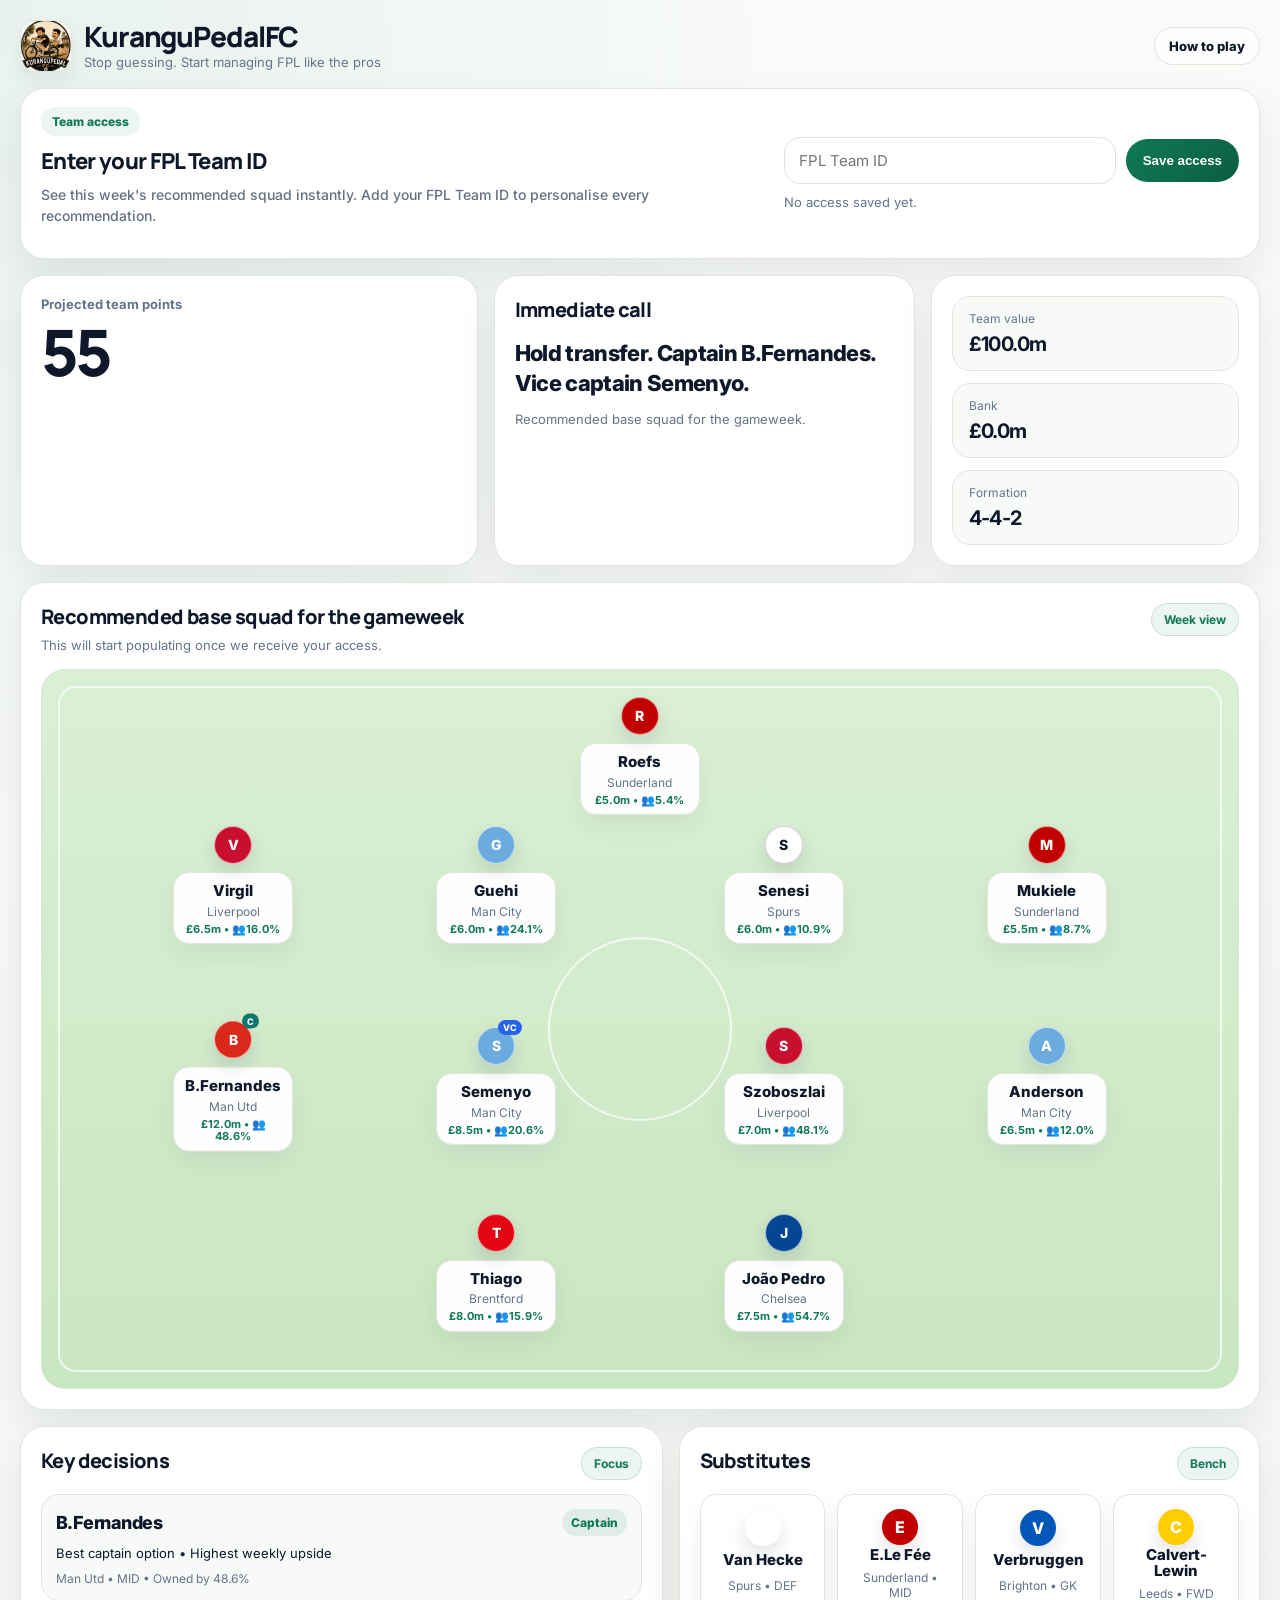
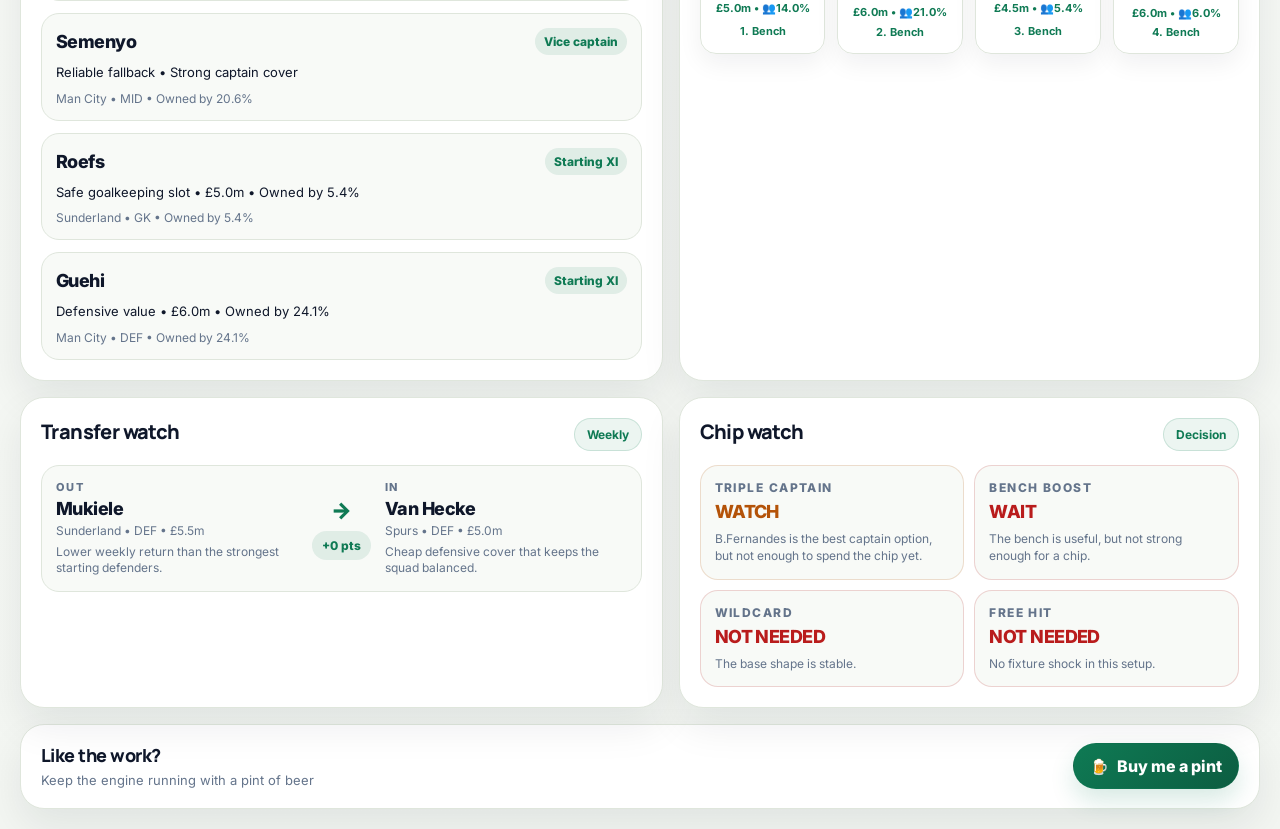
<file: docs/index.html>
<!DOCTYPE html>
<html lang="en">
<head>
    <meta charset="UTF-8">
    <meta name="viewport" content="width=device-width, initial-scale=1.0">
    <title>KuranguPedalFC</title>

    <link rel="preconnect" href="https://fonts.googleapis.com">
    <link rel="preconnect" href="https://fonts.gstatic.com" crossorigin>

    <link href="https://fonts.googleapis.com/css2?family=Inter:wght@400;500;600;700;800&family=Manrope:wght@700;800&display=swap" rel="stylesheet">

    <link rel="stylesheet" href="styles.css">
</head>

<body>

<div class="app-shell">

    <!-- =======================================================
                        HEADER
    ======================================================== -->

    <header class="topbar">

        <a class="brand" href="./">

            <div class="brand-logo-wrap">
                <img
                    src="./logo.jpg?v=5"
                    class="brand-logo"
                    alt="KuranguPedalFC">
            </div>

            <div class="brand-copy">

                <div class="brand-name">
                    KuranguPedalFC
                </div>

                <div class="brand-sub">
                    Stop guessing. Start managing FPL like the pros
                </div>

            </div>

        </a>

        <a
            href="rules.html"
            target="_blank"
            class="ghost-link">
            How to play
        </a>

    </header>



    <!-- =======================================================
                    TEAM ACCESS
    ======================================================== -->

    <section class="access-card panel">

        <div class="access-copy">

            <div class="section-kicker">
                Team access
            </div>

            <h2>
                Enter your FPL Team ID
            </h2>

            <p>

                See this week's recommended squad instantly. Add your FPL Team ID to personalise every recommendation.

            </p>

        </div>


        <div class="access-controls">

            <input
                id="teamIdInput"
                class="team-input"
                type="text"
                placeholder="FPL Team ID">

            <button
                id="teamIdSaveBtn"
                class="primary-btn">

                Save access

            </button>

            <div id="teamIdStatus"
                 class="access-status">

                No Team ID saved.

            </div>

        </div>

    </section>



    <!-- =======================================================
                        HERO
    ======================================================== -->

    <section class="hero-grid">

        <div class="panel hero-panel">

            <div class="hero-label">

                Projected team points

            </div>

            <div
                class="hero-points"
                id="projectedPoints">

                0

            </div>

        </div>



        <div class="panel call-panel">

            <div class="section-title">

                Immediate call

            </div>

            <div
                class="call-text"
                id="nextMoveText">

                Loading...

            </div>

            <div
                class="call-meta"
                id="callMeta">

                Recommended base squad for this gameweek.

            </div>

        </div>



        <div class="panel stats-panel">

            <div class="mini-stat">

                <span>Team value</span>

                <strong id="teamValue">

                    £0.0m

                </strong>

            </div>

            <div class="mini-stat">

                <span>Bank</span>

                <strong id="bankValue">

                    £0.0m

                </strong>

            </div>

            <div class="mini-stat">

                <span>Formation</span>

                <strong id="formationValue">

                    4-4-2

                </strong>

            </div>

        </div>

    </section>



    <!-- =======================================================
                        MAIN CONTENT
    ======================================================== -->

    <main class="content-grid">

        <!-- Pitch -->

        <section class="panel pitch-panel">

            <div class="section-head">

                <div>

                    <h2>

                        Recommended base squad for the gameweek

                    </h2>

                    <p>

                        This will start populating once we receive your access.

                    </p>

                </div>

                <div class="chip soft">

                    Week view

                </div>

            </div>

            <div
                id="pitchArea"
                class="pitch">

            </div>

        </section>

            <!-- =======================================================
                        KEY DECISIONS
        ======================================================== -->

        <section class="panel notes-panel">

            <div class="section-head">

                <div>

                    <h2>

                        Key decisions

                    </h2>

            
                </div>

                <div class="chip soft">

                    Focus

                </div>

            </div>

            <div
                id="focusCards"
                class="focus-grid">

            </div>

        </section>



        <!-- =======================================================
                        BENCH
        ======================================================== -->

        <section class="panel subs-panel">

            <div class="section-head">

                <div>

                    <h2>

                        Substitutes

                    </h2>

                 

                </div>

                <div class="chip soft">

                    Bench

                </div>

            </div>

            <div
                id="subsRow"
                class="subs-row">

            </div>

        </section>



        <!-- =======================================================
                    TRANSFER WATCH
        ======================================================== -->

        <section class="panel transfer-panel">

            <div class="section-head">

                <div>

                    <h2>

                        Transfer watch

                    </h2>

                   

                </div>

                <div class="chip soft">

                    Weekly

                </div>

            </div>

            <div
                id="transferWatch"
                class="transfer-list">

            </div>

        </section>



        <!-- =======================================================
                        CHIP WATCH
        ======================================================== -->

        <section class="panel chip-panel">

            <div class="section-head">

                <div>

                    <h2>

                        Chip watch

                    </h2>

    

                </div>

                <div class="chip soft">

                    Decision

                </div>

            </div>

            <div
                id="chipWatch"
                class="chip-grid">

            </div>

        </section>

    </main>



    <!-- =======================================================
                        FOOTER
    ======================================================== -->

    <footer class="footer-card panel">

        <div class="footer-copy">

            <div class="footer-title">

                Like the work?

            </div>

            <div class="footer-text">

                Keep the engine running with a pint of beer

            </div>

        </div>


        <a
            id="pintBtn"
            class="pint-btn"
            href="#"
            aria-label="buy me a pint">

            <span class="beer-icon">
                🍺
            </span>

            <span>

                Buy me a pint

            </span>

        </a>

    </footer>

</div>

<script src="app.js"></script>

</body>
</html>
</file>
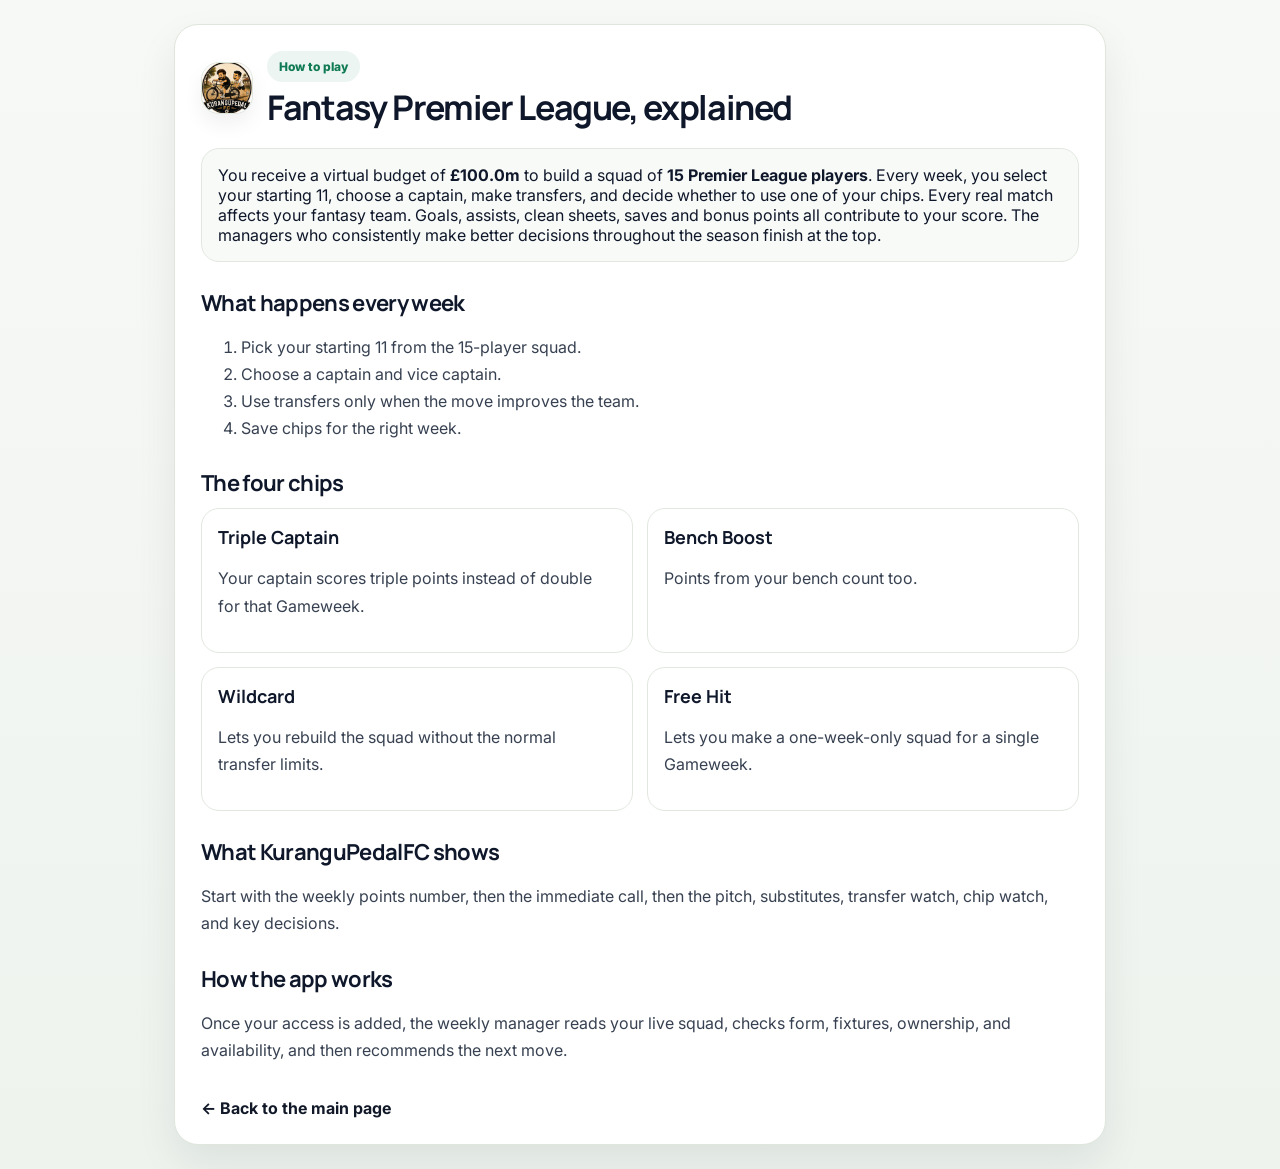
<file: docs/rules.html>
<!DOCTYPE html>
<html lang="en">
<head>
  <meta charset="UTF-8" />
  <meta name="viewport" content="width=device-width, initial-scale=1.0" />
  <title>How to Play | KuranguPedalFC</title>
  <link rel="preconnect" href="https://fonts.googleapis.com">
  <link rel="preconnect" href="https://fonts.gstatic.com" crossorigin>
  <link href="https://fonts.googleapis.com/css2?family=Inter:wght@400;500;600;700;800&family=Manrope:wght@700;800&display=swap" rel="stylesheet">
  <link rel="stylesheet" href="styles.css" />
  <style>
    body {
      background: linear-gradient(180deg, #f7f9f6 0%, #eef3ee 100%);
    }

    .rules-shell {
      max-width: 980px;
      margin: 0 auto;
      padding: 24px;
    }

    .rules-card {
      padding: 26px;
    }

    .rules-head {
      display: flex;
      align-items: center;
      gap: 14px;
      margin-bottom: 22px;
    }

    .rules-logo {
      width: 52px;
      height: 52px;
      border-radius: 18px;
      object-fit: contain;
      background: #fff;
      border: 1px solid var(--line);
      box-shadow: 0 10px 20px rgba(15, 23, 42, 0.06);
      flex: 0 0 auto;
    }

    h1 {
      font-family: Manrope, Inter, sans-serif;
      letter-spacing: -0.04em;
      margin: 0;
      font-size: 34px;
      line-height: 1.05;
    }

    h2 {
      font-family: Manrope, Inter, sans-serif;
      letter-spacing: -0.03em;
      margin-top: 26px;
      margin-bottom: 10px;
      font-size: 22px;
    }

    p, li {
      color: #374151;
      line-height: 1.7;
      font-size: 16px;
    }

    .muted {
      color: #64748b;
    }

    .callout {
      background: #f8faf7;
      border: 1px solid #e2e8e0;
      border-radius: 18px;
      padding: 16px;
      margin: 16px 0;
    }

    .pill {
      display: inline-flex;
      padding: 8px 12px;
      border-radius: 999px;
      background: rgba(15,122,84,.08);
      color: #0f7a54;
      font-size: 12px;
      font-weight: 800;
      margin-bottom: 8px;
    }

    .grid {
      display: grid;
      grid-template-columns: repeat(2, minmax(0,1fr));
      gap: 14px;
    }

    .mini {
      border: 1px solid #e2e8e0;
      border-radius: 18px;
      padding: 16px;
      background: #fff;
    }

    .mini h3 {
      margin: 0 0 8px;
      font-size: 18px;
      font-family: Manrope, Inter, sans-serif;
    }

    .back {
      display: inline-flex;
      margin-top: 18px;
      text-decoration: none;
      color: #111827;
      font-weight: 700;
    }

    @media (max-width: 760px) {
      .rules-shell {
        padding: 14px;
      }

      .rules-card {
        padding: 18px;
      }

      h1 {
        font-size: 28px;
      }

      .grid {
        grid-template-columns: 1fr;
      }

      .rules-head {
        flex-direction: column;
        align-items: flex-start;
      }
    }
  </style>
</head>
<body>
  <div class="rules-shell">
    <div class="panel rules-card">
      <div class="rules-head">
        <img class="rules-logo" src="./logo.jpg?v=5" alt="KuranguPedalFC logo" />
        <div>
          <span class="pill">How to play</span>
          <h1>Fantasy Premier League, explained </h1>
          
        </div>
      </div>

     <div class="callout">



You receive a virtual budget of <strong>£100.0m</strong> to build a squad of <strong>15 Premier League players</strong>. Every week, you select your starting 11, choose a captain, make transfers, and decide whether to use one of your chips.

Every real match affects your fantasy team. Goals, assists, clean sheets, saves and bonus points all contribute to your score. The managers who consistently make better decisions throughout the season finish at the top.

</div>

      <h2>What happens every week</h2>
      <ol>
        <li>Pick your starting 11 from the 15-player squad.</li>
        <li>Choose a captain and vice captain.</li>
        <li>Use transfers only when the move improves the team.</li>
        <li>Save chips for the right week.</li>
      </ol>

      <h2>The four chips</h2>
      <div class="grid">
        <div class="mini">
          <h3>Triple Captain</h3>
          <p>Your captain scores triple points instead of double for that Gameweek.</p>
        </div>
        <div class="mini">
          <h3>Bench Boost</h3>
          <p>Points from your bench count too.</p>
        </div>
        <div class="mini">
          <h3>Wildcard</h3>
          <p>Lets you rebuild the squad without the normal transfer limits.</p>
        </div>
        <div class="mini">
          <h3>Free Hit</h3>
          <p>Lets you make a one-week-only squad for a single Gameweek.</p>
        </div>
      </div>

      <h2>What KuranguPedalFC shows</h2>
      <p>Start with the weekly points number, then the immediate call, then the pitch, substitutes, transfer watch, chip watch, and key decisions.</p>

      <h2>How the app works</h2>
      <p>Once your access is added, the weekly manager reads your live squad, checks form, fixtures, ownership, and availability, and then recommends the next move.</p>

      <a class="back" href="./">← Back to the main page</a>
    </div>
  </div>
</body>
</html>
</file>
<file: docs/styles.css>
/* Clean frontend CSS for KuranguPedalFC */
:root {
  --bg: #f3f6f2;
  --card: #ffffff;
  --card-2: #f8faf7;
  --line: #dfe6dc;
  --text: #0f172a;
  --muted: #64748b;
  --accent: #0f7a54;
  --accent-2: #1d4ed8;
  --good: #15803d;
  --warn: #b45309;
  --bad: #b91c1c;
  --shadow: 0 18px 40px rgba(15, 23, 42, 0.08);
  --radius: 24px;
}

* { box-sizing: border-box; }
html, body { margin: 0; padding: 0; }

body {
  font-family: Inter, system-ui, -apple-system, BlinkMacSystemFont, "Segoe UI", sans-serif;
  color: var(--text);
  background:
    radial-gradient(circle at top left, rgba(15, 122, 84, 0.07), transparent 30%),
    linear-gradient(180deg, #f9fbf8 0%, var(--bg) 100%);
}

a { color: inherit; }
.sr-only { position: absolute; width: 1px; height: 1px; padding: 0; margin: -1px; overflow: hidden; clip: rect(0,0,0,0); border: 0; }

.app-shell { max-width: 1440px; margin: 0 auto; padding: 20px; }
.panel { background: var(--card); border: 1px solid var(--line); border-radius: var(--radius); box-shadow: var(--shadow); }

.topbar { display: flex; align-items: center; justify-content: space-between; gap: 16px; margin-bottom: 16px; }
.brand { display: flex; align-items: center; gap: 12px; text-decoration: none; }
.brand-logo-wrap { width: 52px; height: 52px; border-radius: 16px; overflow: hidden; background: #fff; border: 1px solid var(--line); box-shadow: 0 10px 20px rgba(15, 23, 42, 0.06); flex: 0 0 auto; }
.brand-logo { width: 100%; height: 100%; object-fit: contain; display: block; }
.brand-name { font-family: Manrope, Inter, sans-serif; font-size: 28px; line-height: 1; letter-spacing: -0.04em; font-weight: 800; }
.brand-sub { margin-top: 4px; color: var(--muted); font-size: 13px; }

.ghost-link, .primary-btn, .pint-btn { text-decoration: none; border-radius: 999px; font-weight: 800; display: inline-flex; align-items: center; justify-content: center; }
.ghost-link { color: var(--text); font-size: 13px; padding: 10px 14px; border: 1px solid var(--line); background: rgba(255,255,255,0.82); }

.access-card { padding: 18px 20px; display: grid; grid-template-columns: 1.6fr 1fr; gap: 16px; align-items: center; margin-bottom: 16px; }
.section-kicker { display: inline-flex; align-items: center; padding: 7px 11px; border-radius: 999px; background: rgba(15, 122, 84, 0.08); color: var(--accent); font-size: 12px; font-weight: 800; margin-bottom: 10px; }

.access-copy h2, .section-head h2, .footer-title, .section-title { font-family: Manrope, Inter, sans-serif; letter-spacing: -0.03em; font-weight: 800; }
.access-copy h2 { margin: 0; font-size: 22px; }
.access-copy p, .section-head p, .footer-text, .access-status, .call-meta, .mini-stat span, .hero-label, .pitch-club, .pitch-owned, .pitch-price, .subs-panel p, .notes-panel p, .transfer-panel p, .chip-panel p { color: var(--muted); }
.access-copy p{
    margin-top:8px;
    font-size:14px;
    line-height:1.5;
    color:#667085;
    font-weight:500;
    max-width:680px;
}

.access-controls { display: grid; grid-template-columns: 1fr auto; gap: 10px; align-items: center; }
.team-input { width: 100%; padding: 13px 14px; border-radius: 16px; border: 1px solid var(--line); background: #fff; font: inherit; font-size: 15px; outline: none; }
.team-input:focus { border-color: rgba(15, 122, 84, 0.35); box-shadow: 0 0 0 4px rgba(15, 122, 84, 0.08); }
.primary-btn { padding: 13px 16px; border: 1px solid rgba(15, 122, 84, 0.18); background: linear-gradient(135deg, #0f7a54 0%, #0c5d41 100%); color: #fff; cursor: pointer; white-space: nowrap; }
.access-status { grid-column: 1 / -1; font-size: 13px; }

.hero-grid { display: grid; grid-template-columns: 1.25fr 1.15fr 0.9fr; gap: 16px; margin-bottom: 16px; }
.hero-panel, .call-panel, .stats-panel, .pitch-panel, .subs-panel, .transfer-panel, .chip-panel, .notes-panel { padding: 20px; }
.hero-label { font-size: 13px; font-weight: 700; margin-bottom: 10px; }
.hero-points { font-family: Manrope, Inter, sans-serif; font-size: 64px; line-height: 0.95; letter-spacing: -0.06em; font-weight: 800; color: var(--text); }
.section-title, .section-head h2 { margin: 0; font-size: 20px; }
.call-text { margin-top: 16px; font-size: 22px; line-height: 1.35; font-weight: 800; letter-spacing: -0.03em; }
.call-meta { margin-top: 12px; font-size: 13px; line-height: 1.45; }

.stats-panel { display: grid; gap: 12px; align-content: center; }
.mini-stat { padding: 14px 16px; background: var(--card-2); border: 1px solid var(--line); border-radius: 18px; }
.mini-stat span { display: block; font-size: 12px; margin-bottom: 6px; }
.mini-stat strong { font-size: 20px; letter-spacing: -0.03em; }

.content-grid { display: grid; grid-template-columns: 1.05fr 0.95fr; gap: 16px; }
.pitch-panel { grid-column: 1 / -1; }
.section-head { display: flex; align-items: start; justify-content: space-between; gap: 12px; margin-bottom: 14px; }
.section-head h2 { font-size: 20px; }
.section-head p { margin: 6px 0 0; font-size: 13px; line-height: 1.45; }

.chip { display: inline-flex; align-items: center; padding: 8px 12px; border-radius: 999px; font-size: 12px; font-weight: 700; border: 1px solid var(--line); background: #fafcfa; }
.chip.soft { color: var(--accent); background: rgba(15, 122, 84, 0.08); border-color: rgba(15, 122, 84, 0.16); }

.pitch { position: relative; min-height: 720px; border-radius: 24px; border: 1px solid #d8e5d8; overflow: hidden; background: linear-gradient(180deg, #daf0d4 0%, #c9e6c2 100%); }
.pitch::before { content: ""; position: absolute; inset: 16px; border: 2px solid rgba(255,255,255,0.7); border-radius: 18px; }
.pitch::after { content: ""; position: absolute; left: 50%; top: 50%; width: 180px; height: 180px; transform: translate(-50%, -50%); border: 2px solid rgba(255,255,255,0.72); border-radius: 999px; }

.slot { position: absolute; transform: translate(-50%, -50%); width: 120px; display: flex; flex-direction: column; align-items: center; gap: 8px; }
.pitch-token { position: relative; width: 38px; height: 38px; border-radius: 999px; display: grid; place-items: center; box-shadow: 0 8px 18px rgba(16, 24, 40, 0.12); color: #fff; border: 1px solid rgba(255,255,255,0.62); }
.pitch-token.small-token { width: 30px; height: 30px; }
.pitch-token.light-token .pitch-token-letter { color: #111827; }
.pitch-token.light-token { border: 1px solid rgba(17, 24, 39, 0.18); }
.pitch-token-letter { font-size: 14px; font-weight: 800; color: #fff; line-height: 1; }
.token-badge { position: absolute; right: -8px; top: -8px; background: #0f766e; color: #fff; font-size: 9px; font-weight: 800; padding: 2px 5px; border-radius: 999px; }
.token-badge-vc { background: #2563eb; }

.pitch-card, .sub-card { width: 100%; background: rgba(255,255,255,0.96); border: 1px solid var(--line); border-radius: 16px; padding: 10px 10px 8px; text-align: center; box-shadow: 0 10px 24px rgba(15, 23, 42, 0.06); }
.pitch-name { font-size: 15px; font-weight: 800; line-height: 1.1; color: var(--text); }
.pitch-club { margin-top: 4px; font-size: 12px; }
.pitch-meta { margin-top: 4px; font-size: 11px; font-weight: 700; color: var(--accent); line-height: 1.15; }
.pitch-price { margin-top: 6px; font-size: 14px; font-weight: 800; color: var(--accent); }
.pitch-owned { margin-top: 4px; font-size: 11px; font-weight: 700; color: var(--accent); }

.subs-row { display: grid; grid-template-columns: repeat(4, minmax(0, 1fr)); gap: 12px; }
.sub-card { display: grid; place-items: center; gap: 2px; padding: 14px 12px; }
.sub-token { width: 36px; height: 36px; border-radius: 999px; display: grid; place-items: center; color: #fff; font-weight: 800; box-shadow: 0 8px 18px rgba(16, 24, 40, 0.12); }

.transfer-list { display: grid; gap: 12px; }
.transfer-card { display: grid; grid-template-columns: 1fr auto 1fr; gap: 14px; align-items: center; padding: 14px; border-radius: 18px; border: 1px solid var(--line); background: var(--card-2); }
.transfer-side .label { font-size: 11px; font-weight: 800; color: var(--muted); letter-spacing: 0.12em; text-transform: uppercase; }
.transfer-side .name { margin-top: 4px; font-size: 18px; font-weight: 800; letter-spacing: -0.03em; }
.transfer-side .meta { margin-top: 4px; color: var(--muted); font-size: 12px; line-height: 1.4; }
.transfer-arrow { font-size: 22px; color: var(--accent); font-weight: 900; text-align: center; }
.transfer-gain { margin-top: 8px; display: inline-flex; align-items: center; padding: 7px 10px; border-radius: 999px; background: rgba(15, 122, 84, 0.1); color: var(--accent); font-size: 12px; font-weight: 800; }

.chip-grid { display: grid; grid-template-columns: repeat(2, minmax(0, 1fr)); gap: 10px; }
.chip-item { padding: 14px; border-radius: 18px; border: 1px solid var(--line); background: var(--card-2); }
.chip-item .chip-name { font-size: 12px; font-weight: 800; letter-spacing: 0.12em; text-transform: uppercase; color: var(--muted); }
.chip-item .chip-status { margin-top: 6px; font-size: 18px; font-weight: 800; letter-spacing: -0.03em; }
.chip-item .chip-reason { margin-top: 8px; color: var(--muted); font-size: 12px; line-height: 1.45; }
.chip-ready { border-color: rgba(21,128,61,0.18); }
.chip-ready .chip-status { color: var(--good); }
.chip-watch { border-color: rgba(180,83,9,0.18); }
.chip-watch .chip-status { color: var(--warn); }
.chip-no { border-color: rgba(185,28,28,0.18); }
.chip-no .chip-status { color: var(--bad); }

.focus-grid { display: grid; gap: 12px; }
.focus-card { padding: 14px; border-radius: 18px; border: 1px solid var(--line); background: var(--card-2); }
.focus-card .topline { display: flex; align-items: center; justify-content: space-between; gap: 12px; }
.focus-card .name { font-size: 18px; font-weight: 800; letter-spacing: -0.03em; }
.focus-card .role { display: inline-flex; align-items: center; padding: 6px 9px; border-radius: 999px; background: rgba(15, 122, 84, 0.1); color: var(--accent); font-size: 12px; font-weight: 800; }
.focus-card .summary { margin-top: 8px; color: var(--text); font-size: 13px; line-height: 1.5; }
.focus-card .meta { margin-top: 8px; color: var(--muted); font-size: 12px; }

.empty-state { padding: 16px; border-radius: 18px; border: 1px dashed var(--line); color: var(--muted); background: rgba(255,255,255,0.55); font-size: 13px; }

.footer-card { margin-top: 16px; padding: 18px 20px; display: flex; align-items: center; justify-content: space-between; gap: 16px; }
.footer-title { font-size: 18px; }
.footer-text { margin-top: 4px; font-size: 13px; line-height: 1.45; }
.pint-btn { gap: 8px; padding: 12px 16px; color: #fff; background: linear-gradient(135deg, #0f7a54 0%, #0c5d41 100%); border: 1px solid rgba(15,122,84,.18); box-shadow: 0 12px 24px rgba(15, 122, 84, 0.16); }
.beer-icon { font-size: 15px; }

@media (max-width: 1100px) {
  .hero-grid, .content-grid { grid-template-columns: 1fr; }
  .pitch-panel { grid-column: auto; }
}

@media (max-width: 760px) {
  .app-shell { padding: 14px; }
  .topbar { flex-direction: column; align-items: flex-start; }
  .access-card, .footer-card { grid-template-columns: 1fr; flex-direction: column; align-items: stretch; }
  .access-controls { grid-template-columns: 1fr; }
  .hero-panel, .call-panel, .stats-panel, .pitch-panel, .subs-panel, .transfer-panel, .chip-panel, .notes-panel { padding: 16px; }
  .hero-points { font-size: 54px; }
  .call-text { font-size: 19px; }
  .pitch { min-height: 560px; }

  .slot, .mobile-slot { width: 72px; gap: 3px; }
  .pitch-token, .sub-token { width: 26px; height: 26px; }
  .pitch-token.small-token { width: 26px; height: 26px; }
  .pitch-token-letter { font-size: 10px; }
  .token-badge { right: -5px; top: -5px; font-size: 7px; padding: 1px 3px; }

  .pitch-card, .sub-card { padding: 6px 5px 5px; border-radius: 12px; }
  .mobile-pitch-card .pitch-name { font-size: 10px; line-height: 1.05; }
  .mobile-pitch-card .pitch-club { font-size: 8px; margin-top: 1px; line-height: 1.1; }
  .mobile-pitch-card .pitch-meta { font-size: 9px; margin-top: 3px; }

  .pitch-name { font-size: 11px; }
  .pitch-club { font-size: 9px; margin-top: 2px; line-height: 1.1; }
  .pitch-price { font-size: 10px; margin-top: 3px; }
  .pitch-owned { font-size: 9px; margin-top: 1px; }

  .subs-row { grid-template-columns: repeat(2, minmax(0, 1fr)); }
  .transfer-card { grid-template-columns: 1fr; gap: 8px; }
  .transfer-arrow { transform: rotate(90deg); }
  .chip-grid { grid-template-columns: 1fr 1fr; }
  .footer-card { align-items: stretch; }
}
</file>
